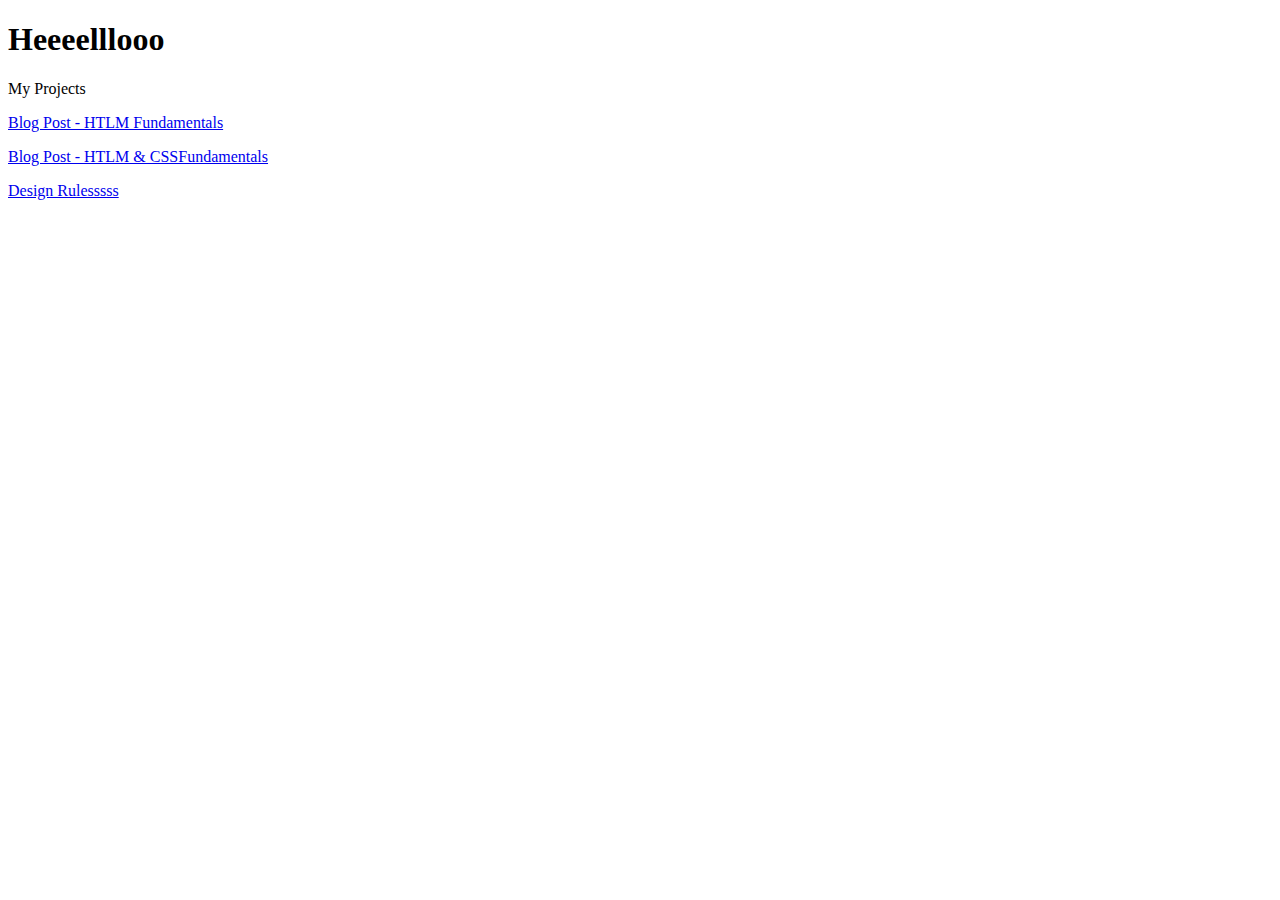
<file: Html/index.html>
<!DOCTYPE html>
<html lang="en">
  <head>
    <meta charset="UTF-8" />
    <meta http-equiv="X-UA-Compatible" content="IE=edge" />
    <meta name="viewport" content="width=device-width, initial-scale=1.0" />
    <title>Document</title>
  </head>
  <body>
    <h1>Heeeelllooo</h1>
    <p>My Projects</p>
    <p>
      <a href="./BlogPostHtml/index.html">Blog Post - HTLM Fundamentals</a>
    </p>
    <p>
      <a href="./BlogPostCss/index.html">Blog Post - HTLM & CSSFundamentals</a>
    </p>
    <p>
      <a href="./DesignRules/index.html">Design Rulesssss</a>
    </p>
  </body>
</html>
</file>
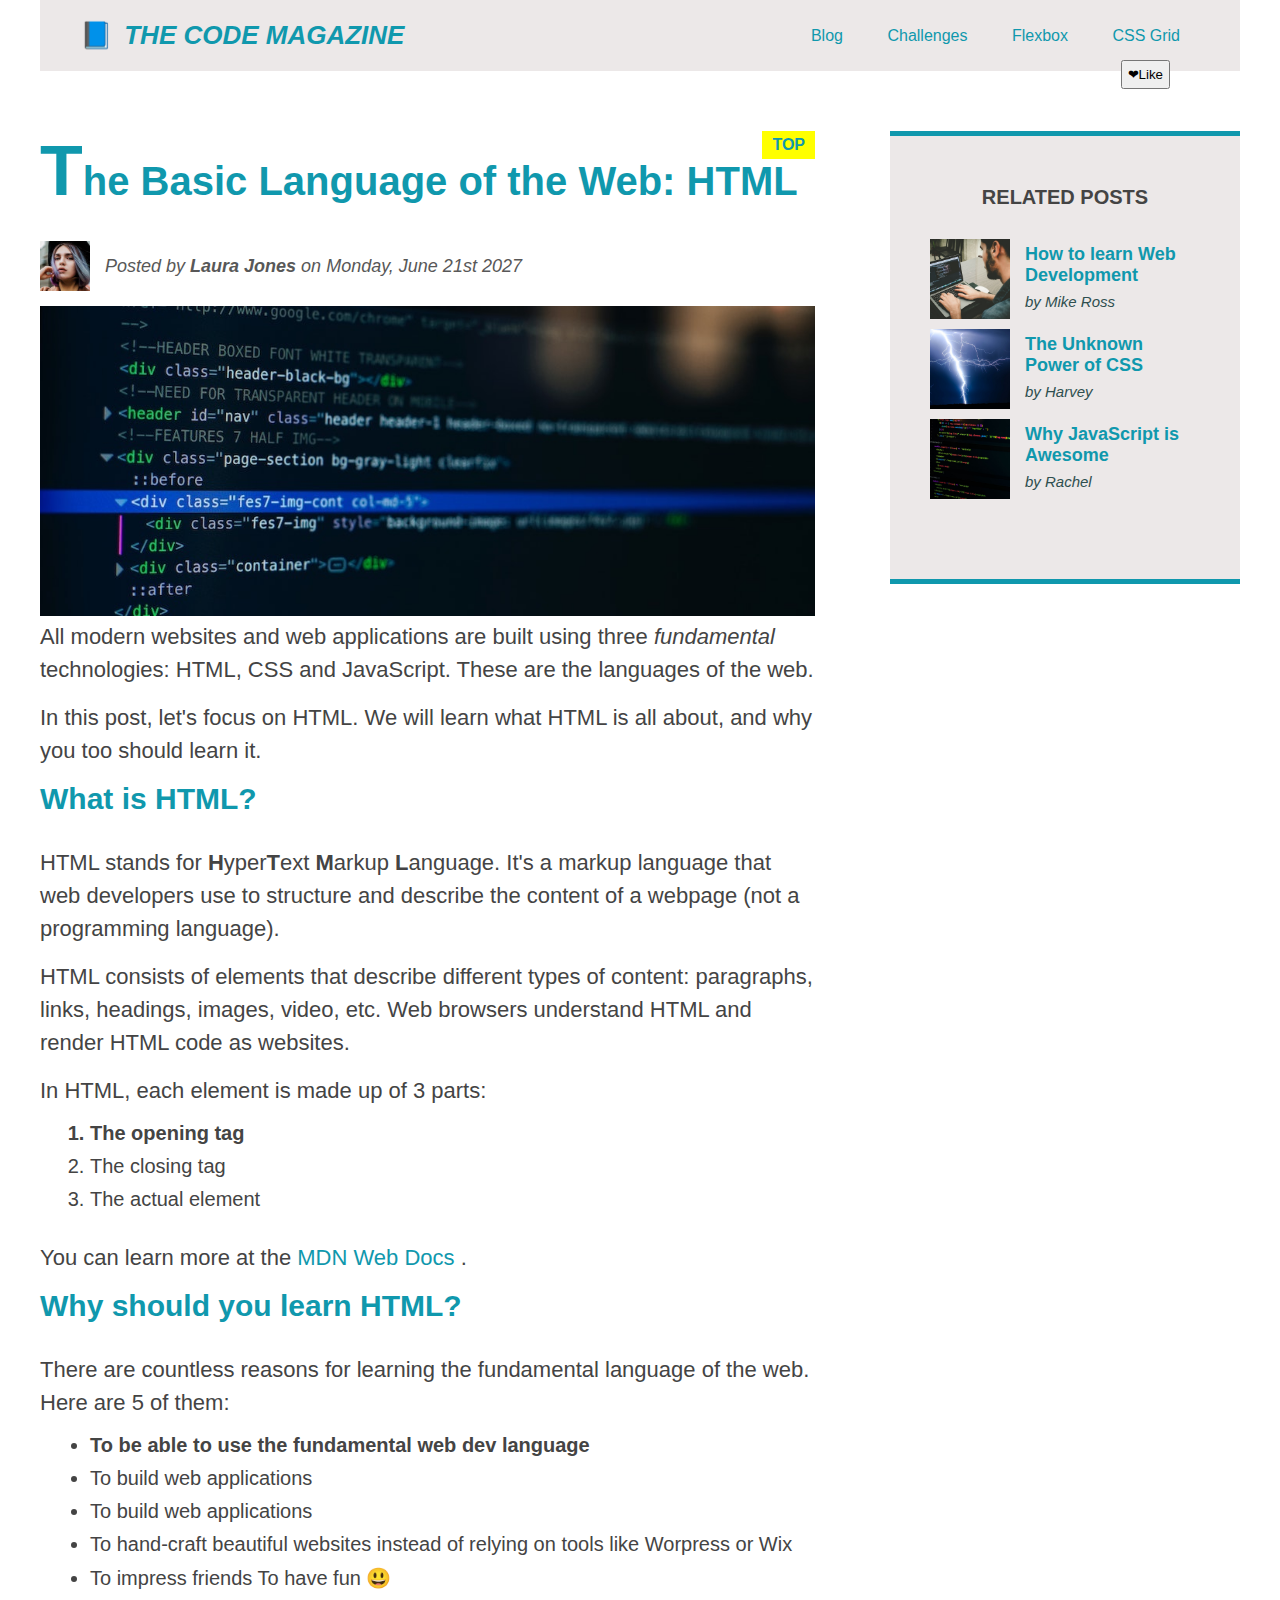
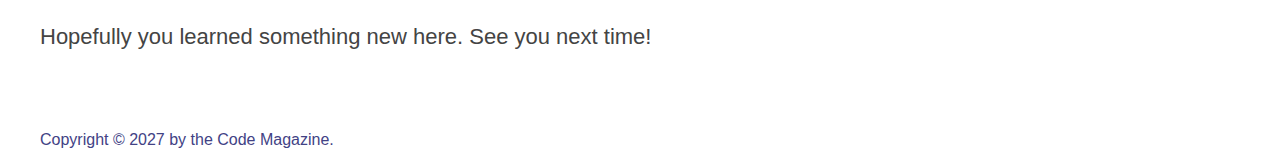
<file: Html/BlogPostCss/index.html>
<!DOCTYPE html>
<html lang="en">
  <head>
    <meta charset="UTF-8" />
    <link rel="stylesheet" href="./style.css" />
    <title>HTML Fundamentals - The Code Magazine</title>
  </head>
  <body>
    <div class="container">
      <header class="main-heading clearfix">
        <h1>📘 The Code Magazine</h1>
        <nav>
          <a href="./blog.html">Blog</a>
          <a href="./shoeStoreOneProduct.html">Challenges</a>
          <a href="./flexbox.html">Flexbox</a>
          <a href="./css-grid.html">CSS Grid</a>
        </nav>
        <button>❤Like</button>
      </header>
      <div class="main-content">
        <article>
          <h2>The Basic Language of the Web: HTML</h2>
          <dir class="author-box">
            <img
              class="author-img"
              src="img/laura-jones.jpg"
              alt="Headshot of Laura Jones"
              width="50"
              height="50"
            />
            <p id="author" class="author">
              Posted by <strong>Laura Jones</strong> on Monday, June 21st 2027
            </p>
          </dir>
          <img
            src="img/post-img.jpg"
            alt="HTML code on the screen"
            width="500"
            height="200"
            class="post-img"
          />
          <p>
            All modern websites and web applications are built using three
            <em>fundamental</em> technologies: HTML, CSS and JavaScript. These
            are the languages of the web.
          </p>
          <p>
            In this post, let's focus on HTML. We will learn what HTML is all
            about, and why you too should learn it.
          </p>
          <h3>What is HTML?</h3>
          <p>
            HTML stands for <strong>H</strong>yper<strong>T</strong>ext
            <strong>M</strong>arkup <strong>L</strong>anguage. It's a markup
            language that web developers use to structure and describe the
            content of a webpage (not a programming language).
          </p>
          <p>
            HTML consists of elements that describe different types of content:
            paragraphs, links, headings, images, video, etc. Web browsers
            understand HTML and render HTML code as websites.
          </p>
          <p>In HTML, each element is made up of 3 parts:</p>
          <ol>
            <li>The opening tag</li>
            <li>The closing tag</li>
            <li>The actual element</li>
          </ol>
          <p>
            You can learn more at the
            <a
              href="https://developer.mozilla.org/en-US/docs/Web/HTML"
              target="_blank"
            >
              MDN Web Docs </a
            >.
          </p>
          <h3>Why should you learn HTML?</h3>
          <p>
            There are countless reasons for learning the fundamental language of
            the web. Here are 5 of them:
          </p>
          <ul>
            <li>To be able to use the fundamental web dev language</li>
            <li>To build web applications</li>
            <li>To build web applications</li>
            <li>
              To hand-craft beautiful websites instead of relying on tools like
              Worpress or Wix
            </li>
            <li>To impress friends To have fun 😃</li>
          </ul>

          <p>Hopefully you learned something new here. See you next time!</p>
        </article>
        <aside>
          <h4>
            <strong>Related posts </strong>
          </h4>
          <ul class="related">
            <li class="related-post">
              <img src="./img/related-1.jpg" alt="" height="80" width="80" />
              <div>
                <a class="related-link" href="#"
                  >How to learn Web Development</a
                >
                <p class="related-author">by Mike Ross</p>
              </div>
            </li>
            <li class="related-post">
              <img src="./img/related-2.jpg" alt="" height="80" width="80" />
              <div>
                <a class="related-link" href="#">The Unknown Power of CSS</a>
                <p class="related-author">by Harvey</p>
              </div>
            </li>
            <li class="related-post">
              <img src="./img/related-3.jpg" alt="" height="80" width="80" />
              <div>
                <a class="related-link" href="#">Why JavaScript is Awesome</a>
                <p class="related-author">by Rachel</p>
              </div>
            </li>
          </ul>
        </aside>
      </div>
      <footer>
        <p id="copyright">Copyright &copy; 2027 by the Code Magazine.</p>
      </footer>
    </div>
  </body>
</html>
</file>
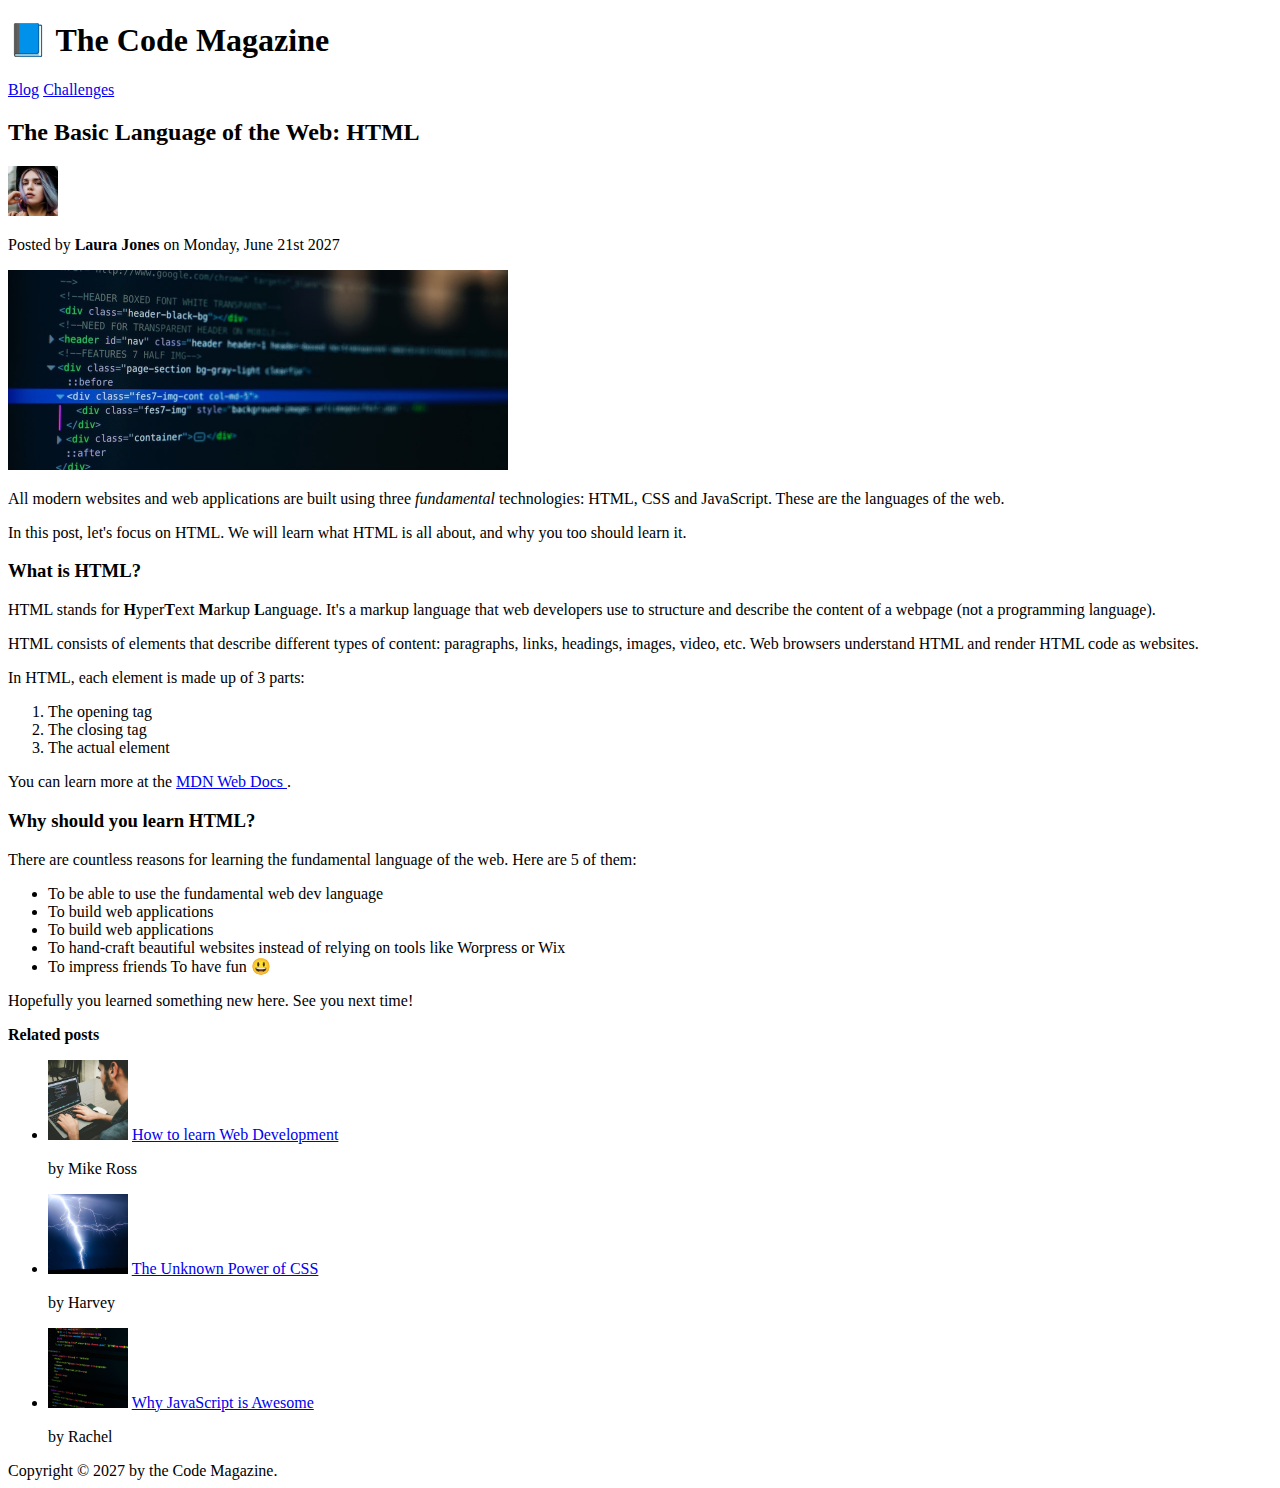
<file: Html/BlogPostHtml/index.html>
<!DOCTYPE html>
<html lang="en">
  <head>
    <meta charset="UTF-8" />
    <title>HTML Fundamentals - The Code Magazine</title>
  </head>
  <body>
    <header>
      <h1>📘 The Code Magazine</h1>
      <nav>
        <a href="./blog.html">Blog</a>
        <a href="./shoeStoreOneProduct.html">Challenges</a> 
      </nav>
    </header>
    <article>
      <h2>The Basic Language of the Web: HTML</h2>
      <img
        src="img/laura-jones.jpg"
        alt="Headshot of Laura Jones"
        width="50"
        height="50"
      />
      <p>Posted by <strong>Laura Jones</strong> on Monday, June 21st 2027</p>
      <img
        src="img/post-img.jpg"
        alt="HTML code on the screen"
        width="500"
        height="200"
      />
      <p>
        All modern websites and web applications are built using three
        <em>fundamental</em> technologies: HTML, CSS and JavaScript. These are
        the languages of the web.
      </p>
      <p>
        In this post, let's focus on HTML. We will learn what HTML is all about,
        and why you too should learn it.
      </p>
      <h3>What is HTML?</h3>
      <p>
        HTML stands for <strong>H</strong>yper<strong>T</strong>ext
        <strong>M</strong>arkup <strong>L</strong>anguage. It's a markup
        language that web developers use to structure and describe the content
        of a webpage (not a programming language).
      </p>
      <p>
        HTML consists of elements that describe different types of content:
        paragraphs, links, headings, images, video, etc. Web browsers understand
        HTML and render HTML code as websites.
      </p>
      <p>In HTML, each element is made up of 3 parts:</p>
      <ol>
        <li>The opening tag</li>
        <li>The closing tag</li>
        <li>The actual element</li>
      </ol>
      <p>
        You can learn more at the
        <a
          href="https://developer.mozilla.org/en-US/docs/Web/HTML"
          target="_blank"
        >
          MDN Web Docs </a
        >.
      </p>
      <h3>Why should you learn HTML?</h3>
      <p>
        There are countless reasons for learning the fundamental language of the
        web. Here are 5 of them:
      </p>
      <ul>
        <li>To be able to use the fundamental web dev language</li>
        <li>To build web applications</li>
        <li>To build web applications</li>
        <li>
          To hand-craft beautiful websites instead of relying on tools like
          Worpress or Wix
        </li>
        <li>To impress friends To have fun 😃</li>
      </ul>

                   <p>Hopefully you learned something new here. See you next time!</p>
    </article>
    <footer> 
      <p>
        <strong>Related posts </strong>
      <ul>
        <li>
          <img src="./img/related-1.jpg" alt="" height="80" width="80">
          <a href="#">How to learn Web Development</a>
          
        <p>by Mike Ross</p>
        </li>
        <li>
          <img src="./img/related-2.jpg" alt="" height="80" width="80">
          <a href="#">The Unknown Power of CSS</a>
          
        </li>
        <p>by Harvey</p>
        <li>
          <img src="./img/related-3.jpg" alt="" height="80" width="80">
          <a href="#">Why JavaScript is Awesome</a>
     
        </li>
        <p>     by Rachel</p>
      </ul>
    </p>
      Copyright &copy; 2027 by the Code Magazine.
    </footer>
  </body>
</html>
</file>
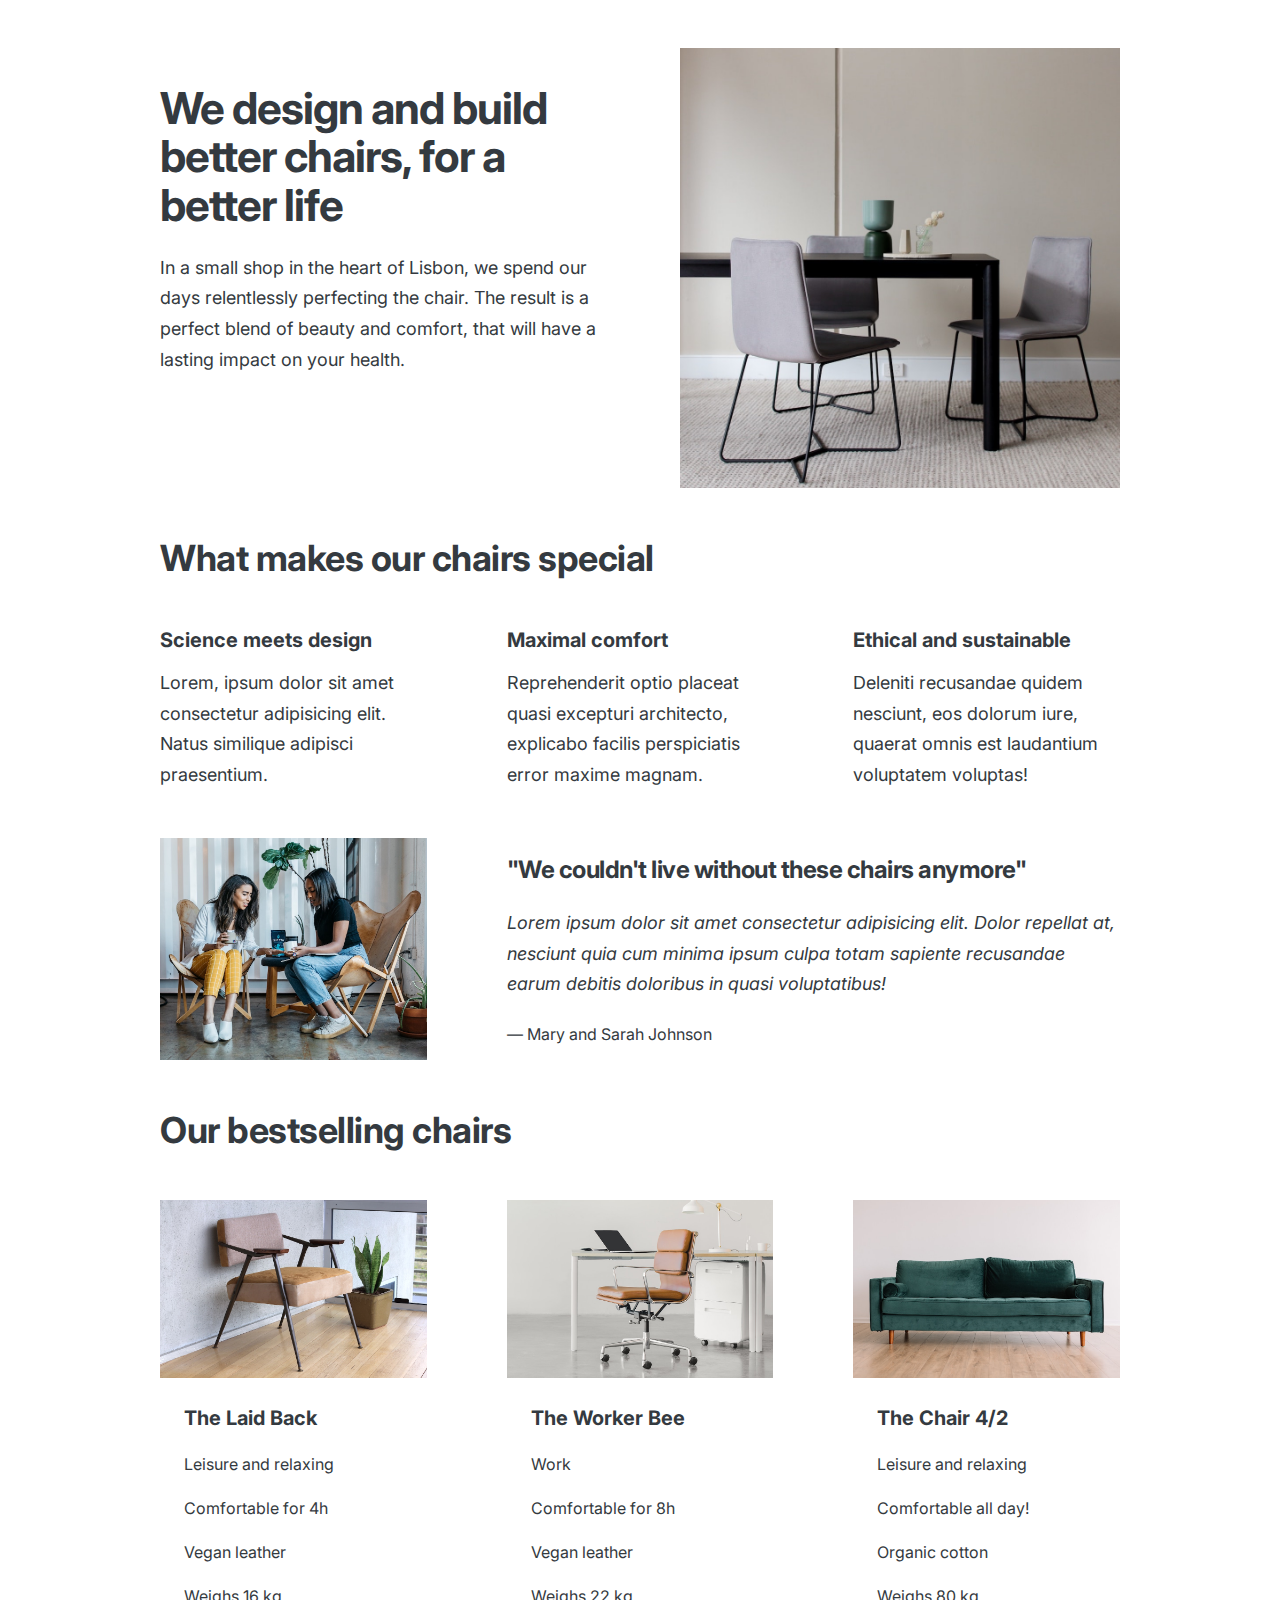
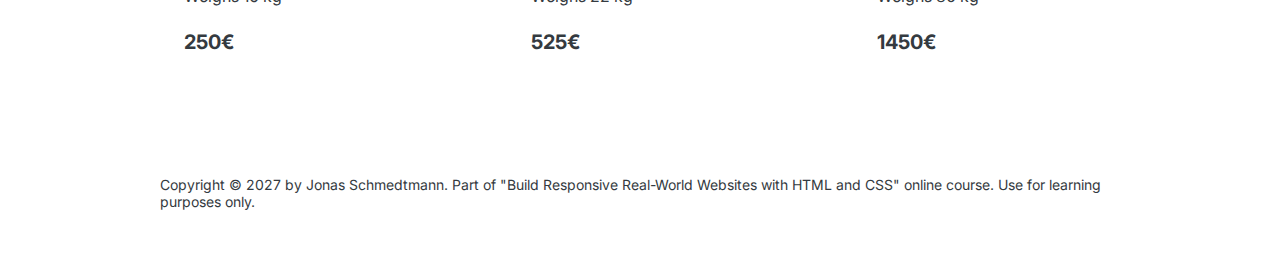
<file: Html/Design/index.html>
<!DOCTYPE html>
<html lang="en">
  <head>
    <meta charset="UTF-8" />
    <meta http-equiv="X-UA-Compatible" content="IE=edge" />
    <meta name="viewport" content="width=device-width, initial-scale=1.0" />
    <link rel="preconnect" href="https://fonts.googleapis.com" />
    <link rel="preconnect" href="https://fonts.gstatic.com" crossorigin />
    <link
      href="https://fonts.googleapis.com/css2?family=Inter:wght@400;500;700&display=swap"
      rel="stylesheet"
    />

    <link rel="stylesheet" href="style.css" />
    <title>Lisbon Chair Shop</title>
  </head>
  <body>
    <div class="container">
      <header>
        <div class="header-text-box">
          <h1>We design and build better chairs, for a better life</h1>
          <p class="header-text">
            In a small shop in the heart of Lisbon, we spend our days
            relentlessly perfecting the chair. The result is a perfect blend of
            beauty and comfort, that will have a lasting impact on your health.
          </p>
          <a class="btn btn--big" href="#">Shop chairs</a>
        </div>
        <img src="hero.jpg" alt="Photo" />
      </header>

      <section>
        <h2>What makes our chairs special</h2>
        <div class="grid-3-cols">
          <div>
            <p class="features-title"><strong>Science meets design</strong></p>
            <p class="features-text">
              Lorem, ipsum dolor sit amet consectetur adipisicing elit. Natus
              similique adipisci praesentium.
            </p>
          </div>

          <div>
            <p class="features-title">
              <strong>Maximal comfort</strong>
            </p>
            <p class="features-text">
              Reprehenderit optio placeat quasi excepturi architecto, explicabo
              facilis perspiciatis error maxime magnam.
            </p>
          </div>

          <div>
            <p class="features-title">
              <strong>Ethical and sustainable</strong>
            </p>
            <p class="features-text">
              Deleniti recusandae quidem nesciunt, eos dolorum iure, quaerat
              omnis est laudantium voluptatem voluptas!
            </p>
          </div>
        </div>
      </section>

      <section class="testimonial-section">
        <div class="grid-3-cols">
          <img src="customers.jpg" alt="People sitting on chairs" />
          <div class="testimonial-box">
            <h2>"We couldn't live without these chairs anymore"</h2>
            <blockquote class="testimonial-text">
              Lorem ipsum dolor sit amet consectetur adipisicing elit. Dolor
              repellat at, nesciunt quia cum minima ipsum culpa totam sapiente
              recusandae earum debitis doloribus in quasi voluptatibus!
            </blockquote>
            <p class="testimonial-author">&mdash; Mary and Sarah Johnson</p>
          </div>
        </div>
      </section>

      <section>
        <h2>Our bestselling chairs</h2>
        <div class="grid-3-cols">
          <figure class="chair">
            <img src="chair-1.jpg" alt="Chair" />
            <div class="chair-box">
              <h3>The Laid Back</h3>
              <ul class="chair-details">
                <li>
                  <!-- Span is a generic INLINE text element, it doesn't have any meaning. It's like a div element, but inline -->
                  <span>Leisure and relaxing</span>
                </li>
                <li>
                  <span>Comfortable for 4h</span>
                </li>
                <li>
                  <span>Vegan leather</span>
                </li>
                <li>
                  <span>Weighs 16 kg</span>
                </li>
              </ul>
              <div class="chair-price">
                <strong>250€</strong>
                <a href="#" class="btn btn--small">Add to cart</a>
              </div>
            </div>
          </figure>

          <figure class="chair">
            <img src="chair-2.jpg" alt="Chair" />
            <div class="chair-box">
              <h3>The Worker Bee</h3>
              <ul class="chair-details">
                <li>
                  <span>Work</span>
                </li>
                <li>
                  <span>Comfortable for 8h</span>
                </li>
                <li>
                  <span>Vegan leather</span>
                </li>
                <li>
                  <span>Weighs 22 kg</span>
                </li>
              </ul>
              <div class="chair-price">
                <strong>525€</strong>
                <a href="#" class="btn btn--small">Add to cart</a>
              </div>
            </div>
          </figure>

          <figure class="chair">
            <img src="chair-3.jpg" alt="Chair" />
            <div class="chair-box">
              <h3>The Chair 4/2</h3>
              <ul class="chair-details">
                <li>
                  <span>Leisure and relaxing</span>
                </li>
                <li>
                  <span>Comfortable all day!</span>
                </li>
                <li>
                  <span>Organic cotton</span>
                </li>
                <li>
                  <span>Weighs 80 kg</span>
                </li>
              </ul>
              <div class="chair-price">
                <strong>1450€</strong>
                <a href="#" class="btn btn--small">Add to cart</a>
              </div>
            </div>
          </figure>
        </div>
      </section>

      <footer>
        Copyright &copy; 2027 by Jonas Schmedtmann. Part of "Build Responsive
        Real-World Websites with HTML and CSS" online course. Use for learning
        purposes only.
      </footer>
    </div>
  </body>
</html>
</file>
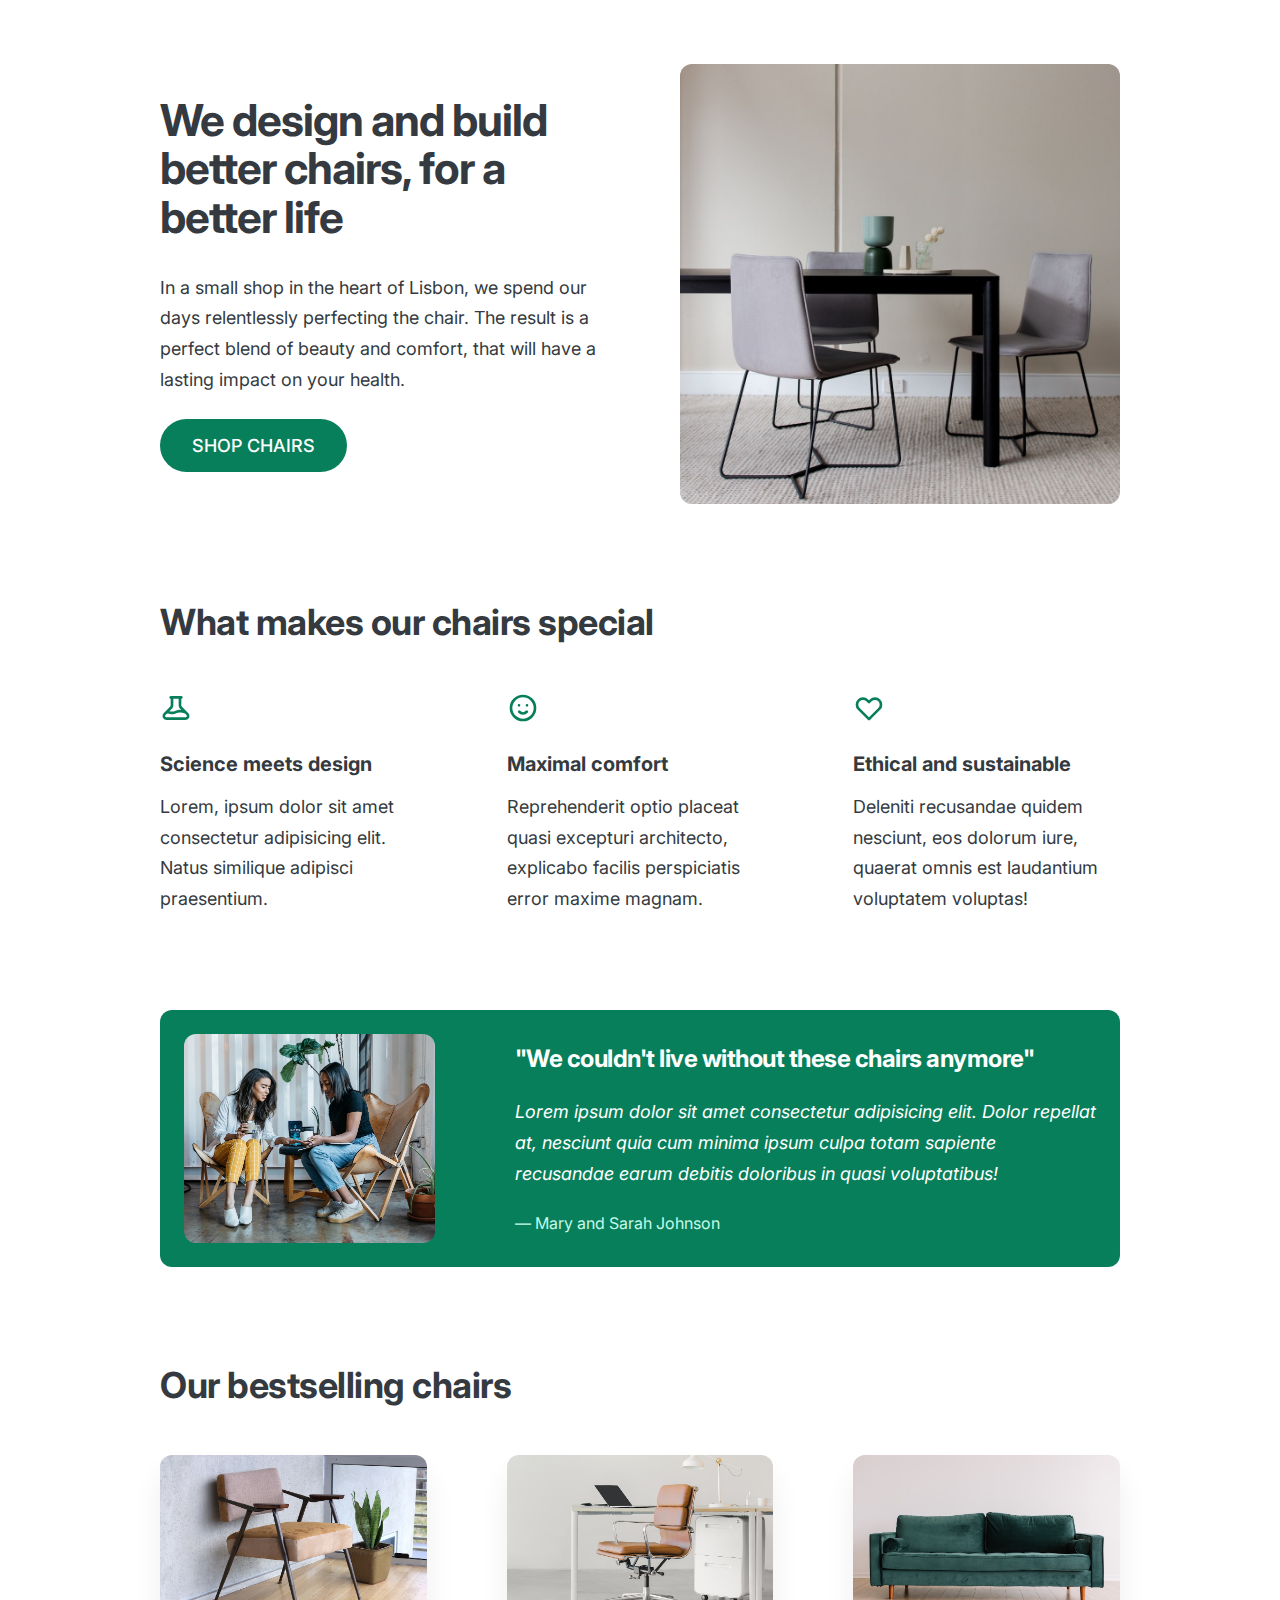
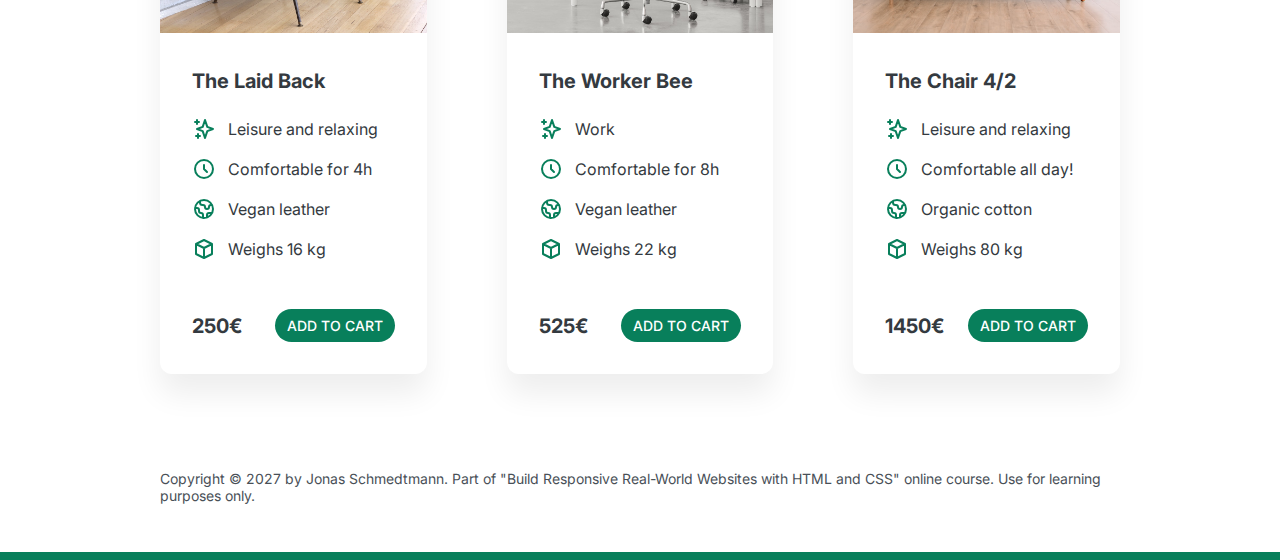
<file: Html/DesignRules/index.html>
<!DOCTYPE html>
<html lang="en">
  <head>
    <meta charset="UTF-8" />
    <meta http-equiv="X-UA-Compatible" content="IE=edge" />
    <meta name="viewport" content="width=device-width, initial-scale=1.0" />

    <link rel="preconnect" href="https://fonts.gstatic.com" />
    <link
      href="https://fonts.googleapis.com/css2?family=Inter:wght@400;500;700&display=swap"
      rel="stylesheet"
    />

    <link rel="stylesheet" href="style.css" />
    <title>Lisbon Chair Shop</title>
  </head>
  <body>
    <div class="container">
      <header>
        <div class="header-text-box">
          <h1>We design and build better chairs, for a better life</h1>
          <p class="header-text">
            In a small shop in the heart of Lisbon, we spend our days
            relentlessly perfecting the chair. The result is a perfect blend of
            beauty and comfort, that will have a lasting impact on your health.
          </p>
          <a class="btn btn--big" href="#">Shop chairs</a>
        </div>
        <img src="hero.jpg" alt="Photo" />
      </header>

      <section>
        <h2>What makes our chairs special</h2>
        <div class="grid-3-cols">
          <div>
            <svg
              xmlns="http://www.w3.org/2000/svg"
              class="features-icon"
              fill="none"
              viewBox="0 0 24 24"
              stroke="currentColor"
            >
              <path
                stroke-linecap="round"
                stroke-linejoin="round"
                stroke-width="2"
                d="M19.428 15.428a2 2 0 00-1.022-.547l-2.387-.477a6 6 0 00-3.86.517l-.318.158a6 6 0 01-3.86.517L6.05 15.21a2 2 0 00-1.806.547M8 4h8l-1 1v5.172a2 2 0 00.586 1.414l5 5c1.26 1.26.367 3.414-1.415 3.414H4.828c-1.782 0-2.674-2.154-1.414-3.414l5-5A2 2 0 009 10.172V5L8 4z"
              />
            </svg>
            <p class="features-title"><strong>Science meets design</strong></p>
            <p class="features-text">
              Lorem, ipsum dolor sit amet consectetur adipisicing elit. Natus
              similique adipisci praesentium.
            </p>
          </div>

          <div>
            <svg
              xmlns="http://www.w3.org/2000/svg"
              class="features-icon"
              fill="none"
              viewBox="0 0 24 24"
              stroke="currentColor"
            >
              <path
                stroke-linecap="round"
                stroke-linejoin="round"
                stroke-width="2"
                d="M14.828 14.828a4 4 0 01-5.656 0M9 10h.01M15 10h.01M21 12a9 9 0 11-18 0 9 9 0 0118 0z"
              />
            </svg>
            <p class="features-title">
              <strong>Maximal comfort</strong>
            </p>
            <p class="features-text">
              Reprehenderit optio placeat quasi excepturi architecto, explicabo
              facilis perspiciatis error maxime magnam.
            </p>
          </div>

          <div>
            <svg
              xmlns="http://www.w3.org/2000/svg"
              class="features-icon"
              fill="none"
              viewBox="0 0 24 24"
              stroke="currentColor"
            >
              <path
                stroke-linecap="round"
                stroke-linejoin="round"
                stroke-width="2"
                d="M4.318 6.318a4.5 4.5 0 000 6.364L12 20.364l7.682-7.682a4.5 4.5 0 00-6.364-6.364L12 7.636l-1.318-1.318a4.5 4.5 0 00-6.364 0z"
              />
            </svg>
            <p class="features-title">
              <strong>Ethical and sustainable</strong>
            </p>
            <p class="features-text">
              Deleniti recusandae quidem nesciunt, eos dolorum iure, quaerat
              omnis est laudantium voluptatem voluptas!
            </p>
          </div>
        </div>
      </section>

      <section class="testimonial-section">
        <div class="grid-3-cols">
          <img src="customers.jpg" alt="People sitting on chairs" />
          <div class="testimonial-box">
            <h2>"We couldn't live without these chairs anymore"</h2>
            <blockquote class="testimonial-text">
              Lorem ipsum dolor sit amet consectetur adipisicing elit. Dolor
              repellat at, nesciunt quia cum minima ipsum culpa totam sapiente
              recusandae earum debitis doloribus in quasi voluptatibus!
            </blockquote>
            <p class="testimonial-author">&mdash; Mary and Sarah Johnson</p>
          </div>
        </div>
      </section>

      <section>
        <h2>Our bestselling chairs</h2>
        <div class="grid-3-cols">
          <figure class="chair">
            <img src="chair-1.jpg" alt="Chair" />
            <div class="chair-box">
              <h3>The Laid Back</h3>
              <ul class="chair-details">
                <li>
                  <svg
                    xmlns="http://www.w3.org/2000/svg"
                    class="chair-icon"
                    fill="none"
                    viewBox="0 0 24 24"
                    stroke="currentColor"
                  >
                    <path
                      stroke-linecap="round"
                      stroke-linejoin="round"
                      stroke-width="2"
                      d="M5 3v4M3 5h4M6 17v4m-2-2h4m5-16l2.286 6.857L21 12l-5.714 2.143L13 21l-2.286-6.857L5 12l5.714-2.143L13 3z"
                    />
                  </svg>
                  <!-- Span is a generic INLINE text element, it doesn't have any meaning. It's like a div element, but inline -->
                  <span>Leisure and relaxing</span>
                </li>
                <li>
                  <svg
                    xmlns="http://www.w3.org/2000/svg"
                    class="chair-icon"
                    fill="none"
                    viewBox="0 0 24 24"
                    stroke="currentColor"
                  >
                    <path
                      stroke-linecap="round"
                      stroke-linejoin="round"
                      stroke-width="2"
                      d="M12 8v4l3 3m6-3a9 9 0 11-18 0 9 9 0 0118 0z"
                    />
                  </svg>
                  <span>Comfortable for 4h</span>
                </li>
                <li>
                  <svg
                    xmlns="http://www.w3.org/2000/svg"
                    class="chair-icon"
                    fill="none"
                    viewBox="0 0 24 24"
                    stroke="currentColor"
                  >
                    <path
                      stroke-linecap="round"
                      stroke-linejoin="round"
                      stroke-width="2"
                      d="M3.055 11H5a2 2 0 012 2v1a2 2 0 002 2 2 2 0 012 2v2.945M8 3.935V5.5A2.5 2.5 0 0010.5 8h.5a2 2 0 012 2 2 2 0 104 0 2 2 0 012-2h1.064M15 20.488V18a2 2 0 012-2h3.064M21 12a9 9 0 11-18 0 9 9 0 0118 0z"
                    />
                  </svg>
                  <span>Vegan leather</span>
                </li>
                <li>
                  <svg
                    xmlns="http://www.w3.org/2000/svg"
                    class="chair-icon"
                    fill="none"
                    viewBox="0 0 24 24"
                    stroke="currentColor"
                  >
                    <path
                      stroke-linecap="round"
                      stroke-linejoin="round"
                      stroke-width="2"
                      d="M20 7l-8-4-8 4m16 0l-8 4m8-4v10l-8 4m0-10L4 7m8 4v10M4 7v10l8 4"
                    />
                  </svg>
                  <span>Weighs 16 kg</span>
                </li>
              </ul>
              <div class="chair-price">
                <strong>250€</strong>
                <a href="#" class="btn btn--small">Add to cart</a>
              </div>
            </div>
          </figure>

          <figure class="chair">
            <img src="chair-2.jpg" alt="Chair" />
            <div class="chair-box">
              <h3>The Worker Bee</h3>
              <ul class="chair-details">
                <li>
                  <svg
                    xmlns="http://www.w3.org/2000/svg"
                    class="chair-icon"
                    fill="none"
                    viewBox="0 0 24 24"
                    stroke="currentColor"
                  >
                    <path
                      stroke-linecap="round"
                      stroke-linejoin="round"
                      stroke-width="2"
                      d="M5 3v4M3 5h4M6 17v4m-2-2h4m5-16l2.286 6.857L21 12l-5.714 2.143L13 21l-2.286-6.857L5 12l5.714-2.143L13 3z"
                    />
                  </svg>
                  <span>Work</span>
                </li>
                <li>
                  <svg
                    xmlns="http://www.w3.org/2000/svg"
                    class="chair-icon"
                    fill="none"
                    viewBox="0 0 24 24"
                    stroke="currentColor"
                  >
                    <path
                      stroke-linecap="round"
                      stroke-linejoin="round"
                      stroke-width="2"
                      d="M12 8v4l3 3m6-3a9 9 0 11-18 0 9 9 0 0118 0z"
                    />
                  </svg>
                  <span>Comfortable for 8h</span>
                </li>
                <li>
                  <svg
                    xmlns="http://www.w3.org/2000/svg"
                    class="chair-icon"
                    fill="none"
                    viewBox="0 0 24 24"
                    stroke="currentColor"
                  >
                    <path
                      stroke-linecap="round"
                      stroke-linejoin="round"
                      stroke-width="2"
                      d="M3.055 11H5a2 2 0 012 2v1a2 2 0 002 2 2 2 0 012 2v2.945M8 3.935V5.5A2.5 2.5 0 0010.5 8h.5a2 2 0 012 2 2 2 0 104 0 2 2 0 012-2h1.064M15 20.488V18a2 2 0 012-2h3.064M21 12a9 9 0 11-18 0 9 9 0 0118 0z"
                    />
                  </svg>
                  <span>Vegan leather</span>
                </li>
                <li>
                  <svg
                    xmlns="http://www.w3.org/2000/svg"
                    class="chair-icon"
                    fill="none"
                    viewBox="0 0 24 24"
                    stroke="currentColor"
                  >
                    <path
                      stroke-linecap="round"
                      stroke-linejoin="round"
                      stroke-width="2"
                      d="M20 7l-8-4-8 4m16 0l-8 4m8-4v10l-8 4m0-10L4 7m8 4v10M4 7v10l8 4"
                    />
                  </svg>
                  <span>Weighs 22 kg</span>
                </li>
              </ul>
              <div class="chair-price">
                <strong>525€</strong>
                <a href="#" class="btn btn--small">Add to cart</a>
              </div>
            </div>
          </figure>

          <figure class="chair">
            <img src="chair-3.jpg" alt="Chair" />
            <div class="chair-box">
              <h3>The Chair 4/2</h3>
              <ul class="chair-details">
                <li>
                  <svg
                    xmlns="http://www.w3.org/2000/svg"
                    class="chair-icon"
                    fill="none"
                    viewBox="0 0 24 24"
                    stroke="currentColor"
                  >
                    <path
                      stroke-linecap="round"
                      stroke-linejoin="round"
                      stroke-width="2"
                      d="M5 3v4M3 5h4M6 17v4m-2-2h4m5-16l2.286 6.857L21 12l-5.714 2.143L13 21l-2.286-6.857L5 12l5.714-2.143L13 3z"
                    />
                  </svg>
                  <span>Leisure and relaxing</span>
                </li>
                <li>
                  <svg
                    xmlns="http://www.w3.org/2000/svg"
                    class="chair-icon"
                    fill="none"
                    viewBox="0 0 24 24"
                    stroke="currentColor"
                  >
                    <path
                      stroke-linecap="round"
                      stroke-linejoin="round"
                      stroke-width="2"
                      d="M12 8v4l3 3m6-3a9 9 0 11-18 0 9 9 0 0118 0z"
                    />
                  </svg>
                  <span>Comfortable all day!</span>
                </li>
                <li>
                  <svg
                    xmlns="http://www.w3.org/2000/svg"
                    class="chair-icon"
                    fill="none"
                    viewBox="0 0 24 24"
                    stroke="currentColor"
                  >
                    <path
                      stroke-linecap="round"
                      stroke-linejoin="round"
                      stroke-width="2"
                      d="M3.055 11H5a2 2 0 012 2v1a2 2 0 002 2 2 2 0 012 2v2.945M8 3.935V5.5A2.5 2.5 0 0010.5 8h.5a2 2 0 012 2 2 2 0 104 0 2 2 0 012-2h1.064M15 20.488V18a2 2 0 012-2h3.064M21 12a9 9 0 11-18 0 9 9 0 0118 0z"
                    />
                  </svg>
                  <span>Organic cotton</span>
                </li>
                <li>
                  <svg
                    xmlns="http://www.w3.org/2000/svg"
                    class="chair-icon"
                    fill="none"
                    viewBox="0 0 24 24"
                    stroke="currentColor"
                  >
                    <path
                      stroke-linecap="round"
                      stroke-linejoin="round"
                      stroke-width="2"
                      d="M20 7l-8-4-8 4m16 0l-8 4m8-4v10l-8 4m0-10L4 7m8 4v10M4 7v10l8 4"
                    />
                  </svg>
                  <span>Weighs 80 kg</span>
                </li>
              </ul>
              <div class="chair-price">
                <strong>1450€</strong>
                <a href="#" class="btn btn--small">Add to cart</a>
              </div>
            </div>
          </figure>
        </div>
      </section>

      <footer>
        Copyright &copy; 2027 by Jonas Schmedtmann. Part of "Build Responsive
        Real-World Websites with HTML and CSS" online course. Use for learning
        purposes only.
      </footer>
    </div>
  </body>
</html>
</file>
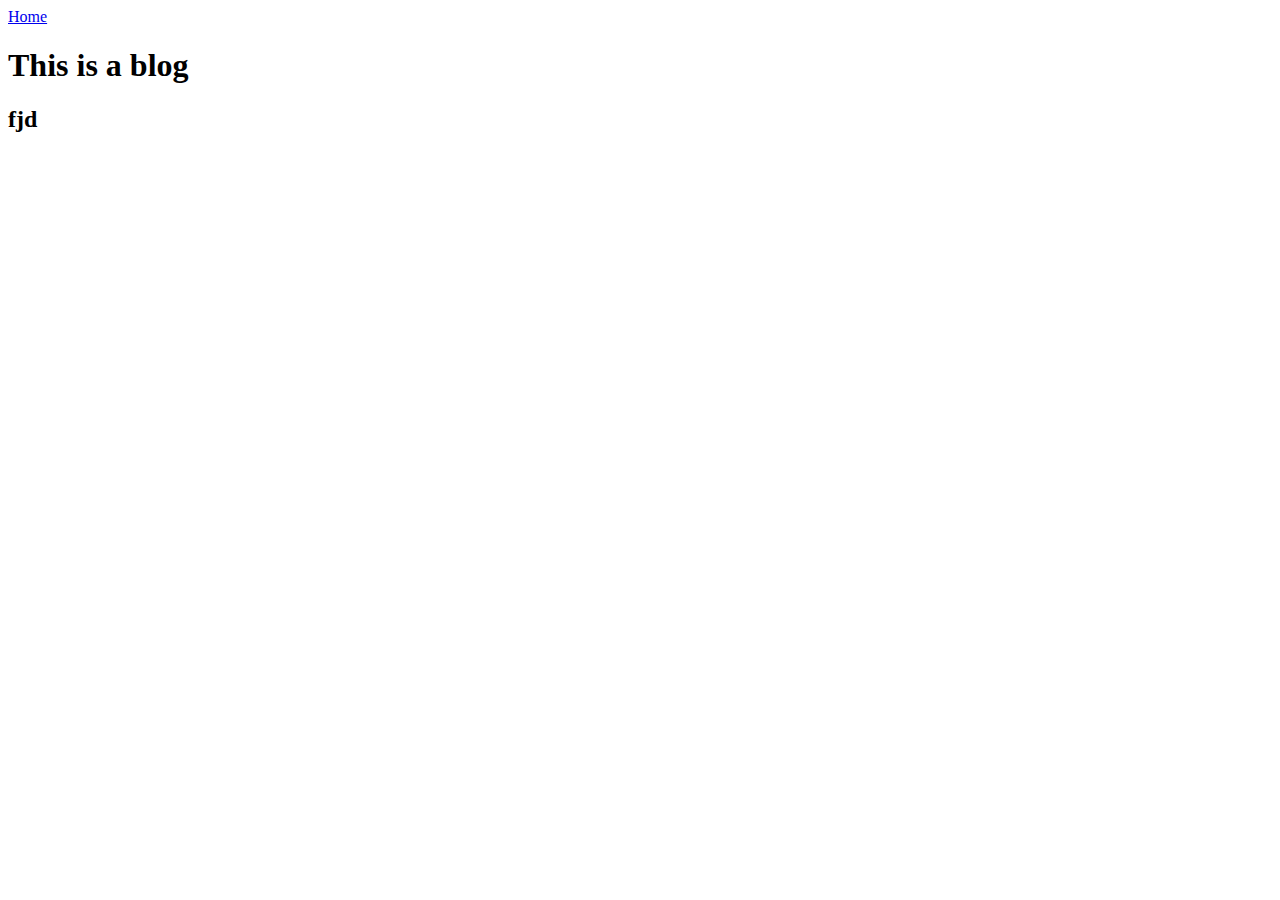
<file: Html/BlogPostCss/blog.html>
<!DOCTYPE html>
<html lang="en">
  <head>
    <meta charset="UTF-8" />
    <meta http-equiv="X-UA-Compatible" content="IE=edge" />
    <meta name="viewport" content="width=device-width, initial-scale=1.0" />
    <title>BLOG</title>
  </head>
  <body>
    <a href="./index.html">Home</a>
    <h1>This is a blog</h1>
    <h2>fjd</h2>
  </body>
</html>
</file>
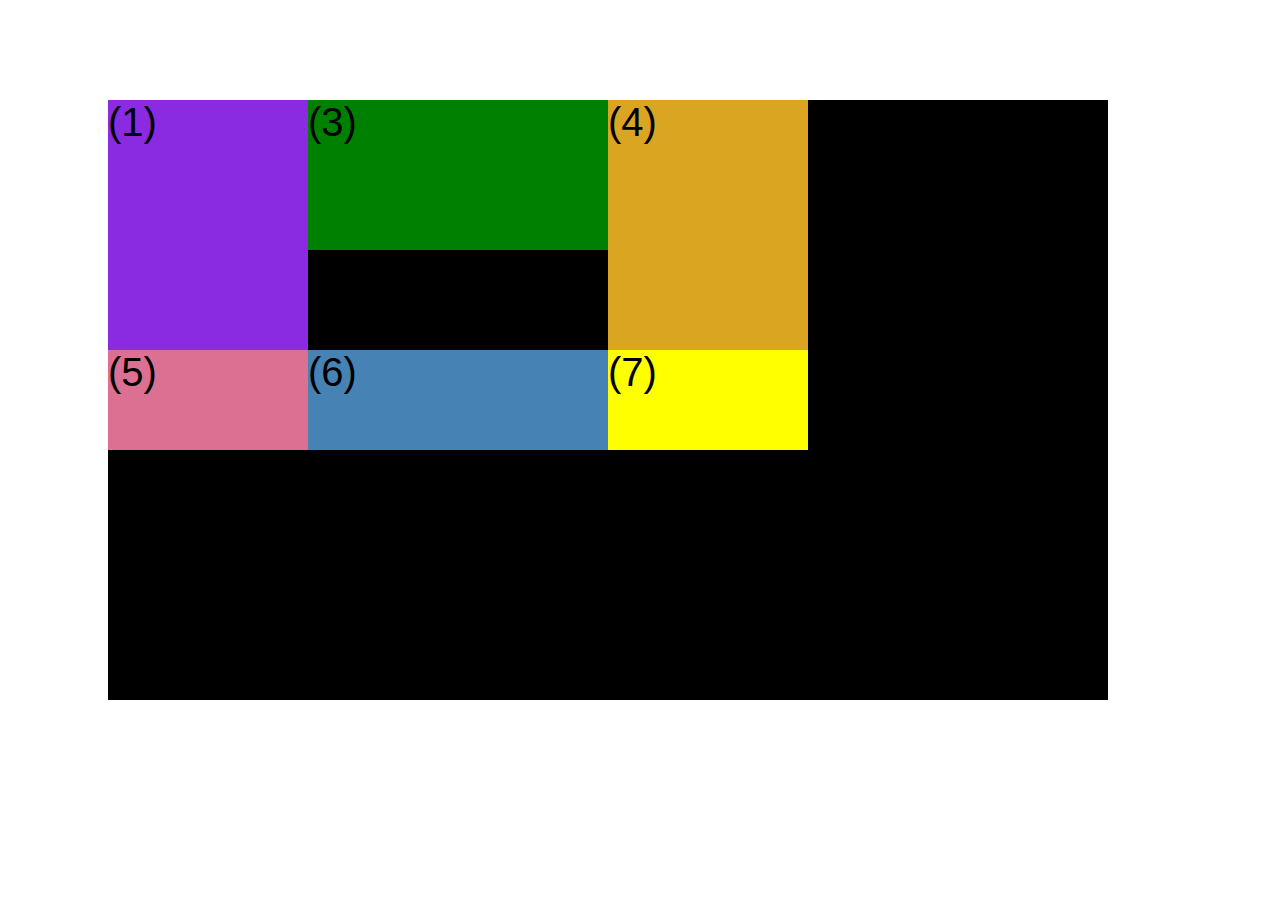
<file: Html/BlogPostCss/css-grid.html>
<!DOCTYPE html>
<html lang="en">
  <head>
    <meta charset="UTF-8" />
    <meta http-equiv="X-UA-Compatible" content="IE=edge" />
    <meta name="viewport" content="width=device-width, initial-scale=1.0" />
    <title>CSS Grid</title>
    <style>
      .el--1 {
        background-color: blueviolet;
      }
      .el--2 {
        background-color: orangered;
      }
      .el--3 {
        background-color: green;
        height: 150px;
      }
      .el--4 {
        background-color: goldenrod;
      }
      .el--5 {
        background-color: palevioletred;
      }
      .el--6 {
        background-color: steelblue;
      }
      .el--7 {
        background-color: yellow;
      }
      .el--8 {
        background-color: crimson;
      }

      .container--1 {
        /* STARTER */
        font-family: sans-serif;
        background-color: #ddd;
        font-size: 40px;
        margin: 40px;

        /* CSS GRID */
        display: grid;
        /* grid-template-rows: 300px 200px; */
        /* grid-template-columns: 1fr 1fr 1fr 1fr; */
        grid-template-columns: repeat(4, 1fr);

        grid-template-rows: 1fr 1fr;
        /* gap: 20px; */
        column-gap: 20px;
        row-gap: 40px;

        display: none;
      }
      /*
            .el--8 {
              grid-column: 2 / 3;
              grid-row: 1 / 2;
            }

            .el--2 {
              grid-column: 1/ -1;
              grid-row: 2 / 3;
            } */

      /* grid-column: 1 / 2; */
      /* grid-column: 2 / span 3; */

      .container--2 {
        /* STARTER */
        font-family: sans-serif;
        background-color: black;
        font-size: 40px;
        margin: 100px;

        width: 1000px;
        height: 600px;

        /* CSS GRID */
        /* display: none; */
        display: grid;
        grid-template-columns: 200px 300px 200px;
        grid-template-rows: 250px 100px;

        /* Aligning tracks inside container distruibute equal space */
      }
    </style>
  </head>
  <body>
    <div class="container--1">
      <div class="el el--1">(1) HTML</div>
      <div class="el el--2">(2) and</div>
      <div class="el el--3">(3) CSS</div>
      <div class="el el--4">(4) are</div>
      <div class="el el--5">(5) amazing</div>
      <div class="el el--6">(6) languages</div>
      <div class="el el--7">(7) to</div>
      <div class="el el--8">(8) learn</div>
    </div>

    <div class="container--2">
      <div class="el el--1">(1)</div>
      <div class="el el--3">(3)</div>
      <div class="el el--4">(4)</div>
      <div class="el el--5">(5)</div>
      <div class="el el--6">(6)</div>
      <div class="el el--7">(7)</div>
    </div>
  </body>
</html>
</file>
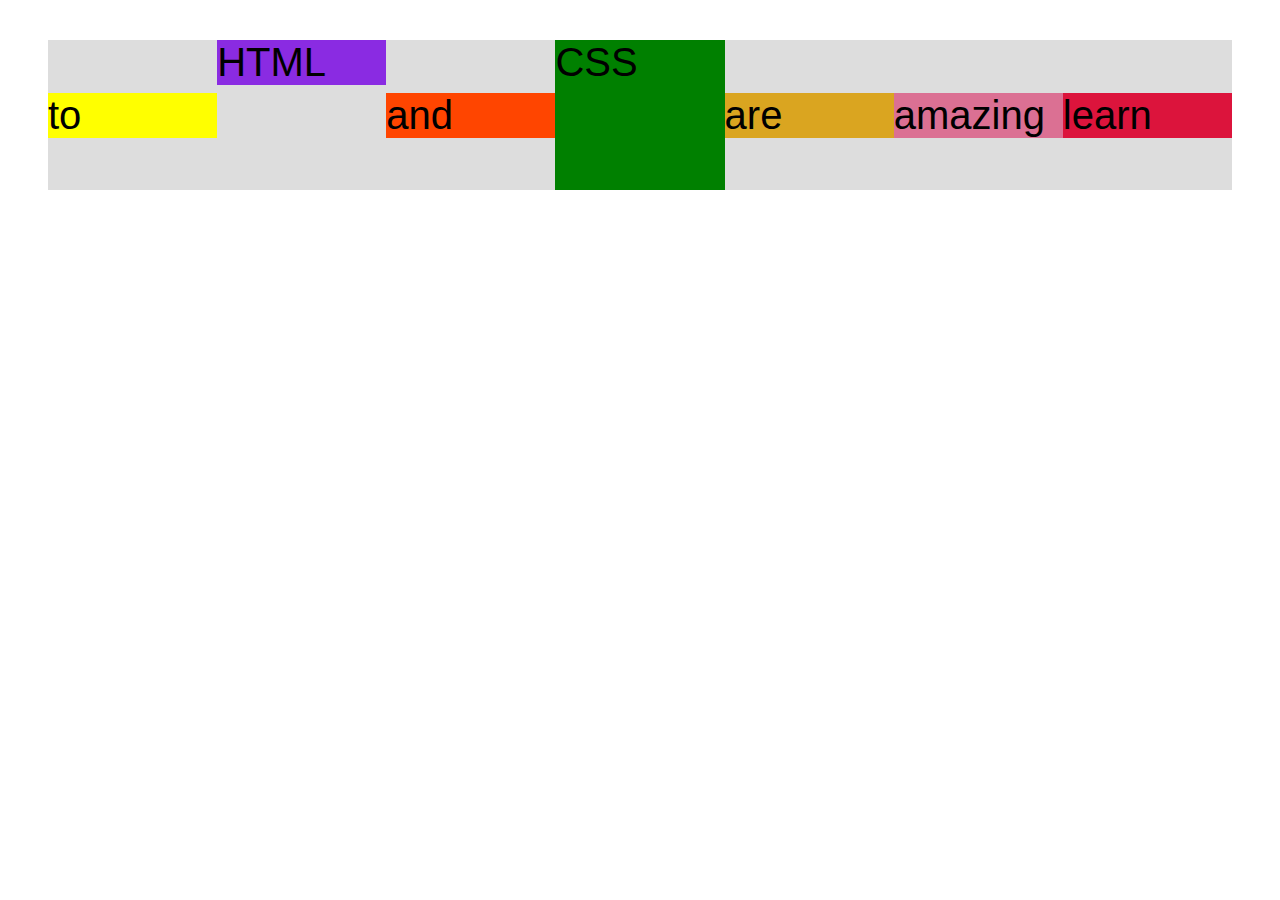
<file: Html/BlogPostCss/flexbox.html>
<!DOCTYPE html>
<html lang="en">
  <head>
    <meta charset="UTF-8" />
    <meta http-equiv="X-UA-Compatible" content="IE=edge" />
    <meta name="viewport" content="width=device-width, initial-scale=1.0" />
    <title>Flexbox</title>
    <style>
      .el--1 {
        background-color: blueviolet;
      }
      .el--2 {
        background-color: orangered;
      }
      .el--3 {
        background-color: green;
        height: 150px;
      }
      .el--4 {
        background-color: goldenrod;
      }
      .el--5 {
        background-color: palevioletred;
      }
      .el--6 {
        background-color: steelblue;
      }
      .el--7 {
        background-color: yellow;
      }
      .el--8 {
        background-color: crimson;
      }

      .container {
        /* STARTER */
        font-family: sans-serif;
        background-color: #ddd;
        font-size: 40px;
        margin: 40px;

        /* FLEXBOX */
        display: flex;
        align-items: center;
        justify-content: flex-start;
      }

      .el {
        flex-basis: 100%;
      }

      .el--1 {
        align-self: start;
      }

      .el--6 {
        align-self: stretch;
        order: -1;
      }

      .el--7 {
        order: -1;
      }
    </style>
  </head>
  <body>
    <div class="container">
      <div class="el el--1">HTML</div>
      <div class="el el--2">and</div>
      <div class="el el--3">CSS</div>
      <div class="el el--4">are</div>
      <div class="el el--5">amazing</div>
      <!-- <div class="el el--6">languages</div>  -->
      <div class="el el--7">to</div>
      <div class="el el--8">learn</div>
    </div>
  </body>
</html>
</file>
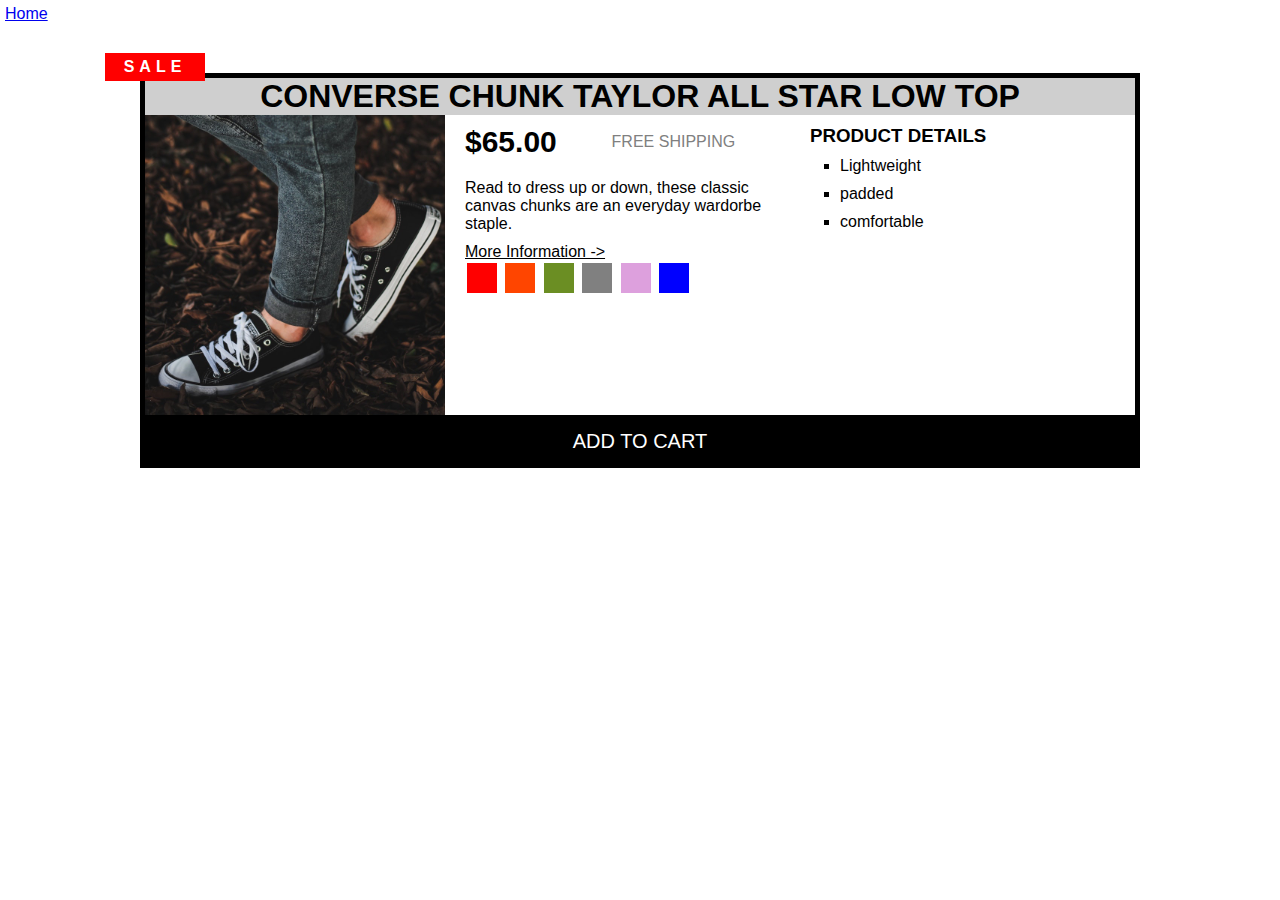
<file: Html/BlogPostCss/shoeStoreOneProduct.html>
<!DOCTYPE html>
<html lang="en">
  <head>
    <meta charset="UTF-8" />
    <meta http-equiv="X-UA-Compatible" content="IE=edge" />
    <meta name="viewport" content="width=device-width, initial-scale=1.0" />
    <title>Shoe Store Products</title>
    <link rel="stylesheet" href="shoeStoreOneProduct.css">
  </head>
  <body>
    <div>
        <a href="./index.html">Home</a>
      </div>
    <div class="product">
      
      <header>
        <p class="sale">Sale</p>
        <h1 class="uppercase">Converse Chunk Taylor All Star Low Top</h1>
      </header>
      <!-- <article class="clearfix"> -->

        <!-- <div class="all-content"> -->
          <img class="image" src="./img/challenges.jpg" alt="Blank and White sneekers" height="300" width="300" />
          
          <div class="description">
            <div class="row">
              <p class="price"><strong>$65.00</strong></p>
              <p class="shipping uppercase">Free Shipping</p>
            </div>
            <p class="product-description">
              Read to dress up or down, these classic canvas chunks are an everyday
              wardorbe staple.
            </p>
            <a class="more-info" href="#">More Information -></a>

            <div class="box-colours">          
              <div class="colors"></div>
              <div class="colors"></div>
              <div class="colors"></div>
              <div class="colors"></div>
              <div class="colors"></div>
              <div class="colors"></div>
            </div>
          </div>
          
          <div class="details"> 
            <p><h3 class="uppercase">Product Details</h3>
              <ul>
                  <li>Lightweight</li>
                  <li>padded</li>
                  <li>comfortable</li>
              </ul>
            </p>
          </div>
        <!-- </div>   -->
        <button class="uppercase">Add to cart</button>
      <!-- </article> -->

      
    </div>
  </body>
</html>
</file>
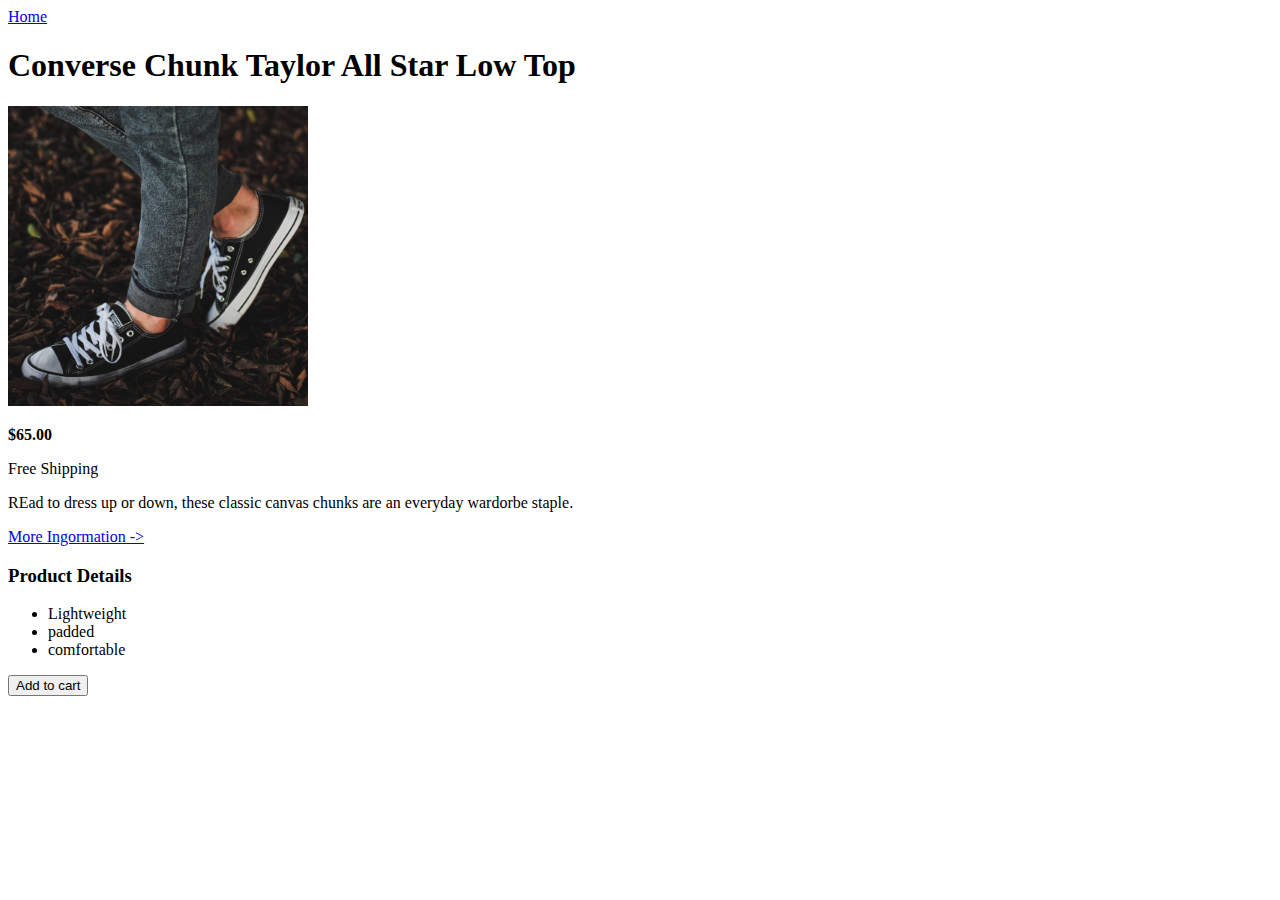
<file: Html/BlogPostHtml/shoeStoreOneProduct.html>
<!DOCTYPE html>
<html lang="en">
  <head>
    <meta charset="UTF-8" />
    <meta http-equiv="X-UA-Compatible" content="IE=edge" />
    <meta name="viewport" content="width=device-width, initial-scale=1.0" />
    <title>Shoe Store Products</title>
  </head>
  <body>
    <header>
    <a href="./index.html">Home</a>
      <h1>Converse Chunk Taylor All Star Low Top</h1>
    </header>
    <article>
      <img src="./img/challenges.jpg" alt="Blank and White sneekers" height="300" width="300" />
      <p><strong>$65.00</strong></p>
      <p>Free Shipping</p>
      <p>
        REad to dress up or down, these classic canvas chunks are an everyday
        wardorbe staple.
      </p>
      <a href="#">More Ingormation -></a>
      <p><h3>Product Details</h3>
            <ul>
                <li>Lightweight</li>
                <li>padded</li>
                <li>comfortable</li>
            </ul>
        </p>
        <button>Add to cart</button>
    </article>
  </body>
</html>
</file>
<file: Html/Design/style.css>
/*
SPACING SYSTEM (px)
2 / 4 / 8 / 12 / 16 / 24 / 32 / 48 / 64 / 80 / 96 / 128

FONT SIZE SYSTEM (px)
10 / 12 / 14 / 16 / 18 / 20 / 24 / 30 / 36 / 44 / 52 / 62 / 74 / 86 / 98
*/

/* main-color: #087f5b 
grey color: #343a40
light shade of main color : ##099268
*/
* {
  margin: 0;
  padding: 0;
  box-sizing: border-box;
}

/* ------------------------ */
/* GENERAL STYLES */
/* ------------------------ */
body {
  font-family: "Inter", sans-serif;
  color: #343a40;
}

.container {
  width: 960px;
  margin: 0 auto;
}

header,
section {
  margin-bottom: 48px;
}

h2 {
  margin-bottom: 48px;
  font-size: 36px;
  letter-spacing: -0.5px;
  /* 24 / 30 / 36  */
}

.grid-3-cols {
  display: grid;
  grid-template-columns: repeat(3, 1fr);
  column-gap: 80px;
}

.btn:link,
.btn:visited {
  background-color: #;
  color: #fff;
  text-decoration: none;
  text-transform: uppercase;
  font-weight: 500;
  padding: 16px 32px;
  display: inline-block;
  font-size: 18px;
}

.btn:hover,
.btn:active {
  background-color: #099268;
}

/* ------------------------ */
/* COMPONENT STYLES */
/* ------------------------ */

/* HEADER */
header {
  display: grid;
  grid-template-columns: repeat(2, 1fr);
  column-gap: 80px;
  margin-top: 48px;
}

.header-text-box {
  align-self: center;
}

h1 {
  margin-bottom: 24px;
  /* 44 / 52 / 62  */
  font-size: 44px;
  line-height: 1.1;
  letter-spacing: -1px;
}

.header-text {
  margin-bottom: 24px;
  font-size: 18px;
  line-height: 1.7;
}

img {
  width: 100%;
}

/* FEATURES */
.features-icon {
}

.features-title {
  margin-bottom: 16px;
  font-size: 20px;
}

.features-text {
  font-size: 18px;
  line-height: 1.7;
}

/* TESTIMONIAL */
.testimonial-section {
}

.testimonial-box {
  grid-column: 2 / -1;
  align-self: center;
}

.testimonial-box h2 {
  margin-bottom: 24px;
  font-size: 24px;
}

.testimonial-text {
  font-style: italic;
  margin-bottom: 24px;
  font-size: 18px;
  line-height: 1.7;
}

/* CHAIRS */
.chair-box {
  padding: 24px;
}

h3 {
  margin-bottom: 24px;
  font-size: 20px;
}

.chair-details {
  list-style: none;
  margin-bottom: 24px;
}

.chair-details li {
  display: flex;
  align-items: center;
  gap: 12px;
  margin-bottom: 24px;
}

.chair-details li:last-child {
  margin-bottom: 0;
}

.chair-icon {
}

.chair-price {
  display: flex;
  justify-content: space-between;
  font-size: 20px;
}

footer {
  margin-bottom: 48px;
  font-size: 14px;
}
</file>
<file: Html/DesignRules/style.css>
/*
SPACING SYSTEM (px)
2 / 4 / 8 / 12 / 16 / 24 / 32 / 48 / 64 / 80 / 96 / 128

FONT SIZE SYSTEM (px)
10 / 12 / 14 / 16 / 18 / 20 / 24 / 30 / 36 / 44 / 52 / 62 / 74 / 86 / 98
*/

/* 
MAIN COLOR: #087f5b
GREY COLOR: #343a40
*/

* {
  margin: 0;
  padding: 0;
  box-sizing: border-box;
}

/* ------------------------ */
/* GENERAL STYLES */
/* ------------------------ */
body {
  font-family: "Inter", sans-serif;
  color: #343a40;
  border-bottom: 8px solid #087f5b;
}

.container {
  width: 960px;
  margin: 0 auto;
}

header,
section {
  margin-bottom: 96px;
}

h2 {
  margin-bottom: 48px;
  font-size: 36px;
  letter-spacing: -0.5px;
  /* 24 / 30 / 36 */
}

.grid-3-cols {
  display: grid;
  grid-template-columns: repeat(3, 1fr);
  column-gap: 80px;
}

.btn:link,
.btn:visited {
  background-color: #087f5b;
  color: #fff;
  text-decoration: none;
  text-transform: uppercase;
  font-weight: 500;

  display: inline-block;
  border-radius: 100px;
}

.btn:hover,
.btn:active {
  background-color: #099268;
}

.btn--big {
  font-size: 18px;
  padding: 16px 32px;
}

.btn--small {
  font-size: 14px;
  padding: 8px 12px;
}

img {
  border-radius: 12px;
}

/* ------------------------ */
/* COMPONENT STYLES */
/* ------------------------ */

/* HEADER */
header {
  display: grid;
  grid-template-columns: repeat(2, 1fr);
  column-gap: 80px;
  margin-top: 64px;
}

.header-text-box {
  align-self: center;
}

h1 {
  margin-bottom: 32px;
  font-size: 44px;
  line-height: 1.1;
  letter-spacing: -1px;
  /* 44 / 52 / 62 */

  /* text-shadow: 0 5px 5px rgba(0, 0, 0, 0.2); */
}

.header-text {
  margin-bottom: 24px;
  font-size: 18px;
  line-height: 1.7;
}

img {
  width: 100%;
}

/* FEATURES */
.features-icon {
  stroke: #087f5b;
  width: 32px;
  heigh: 32px;
  margin-bottom: 24px;
}

.features-title {
  margin-bottom: 16px;
  font-size: 20px;
}

.features-text {
  font-size: 18px;
  line-height: 1.7;
}

/* TESTIMONIAL */
.testimonial-section {
  background-color: #087f5b;
  color: #fff;
  padding: 24px;
  border-radius: 12px;
}

.testimonial-box {
  grid-column: 2 / -1;
  align-self: center;
}

.testimonial-box h2 {
  margin-bottom: 24px;
  /* 20 / 24 / 30 */
  font-size: 24px;
}

.testimonial-text {
  font-style: italic;
  margin-bottom: 24px;
  font-size: 18px;
  line-height: 1.7;
  color: ##e6fcf5;
}

.testimonial-author {
  color: #c3fae8;
}

/* CHAIRS */
.chair {
  box-shadow: 0 20px 30px 0 rgba(0, 0, 0, 0.07);
  border-radius: 12px;
}

.chair img {
  border-bottom-left-radius: 0;
  border-bottom-right-radius: 0;
}

.chair-box {
  padding: 32px;
}

h3 {
  margin-bottom: 24px;
  font-size: 20px;
}

.chair-details {
  list-style: none;
  margin-bottom: 48px;
}

.chair-details li {
  display: flex;
  align-items: center;
  gap: 12px;
  margin-bottom: 16px;
}

.chair-details li:last-child {
  margin-bottom: 0;
}

.chair-icon {
  stroke: #087f5b;
  width: 24px;
  height: 24px;
}

.chair-price {
  display: flex;
  justify-content: space-between;
  align-items: center;
  font-size: 20px;
}

footer {
  margin-bottom: 48px;
  font-size: 14px;
  color: #495057;
}
</file>
<file: Html/BlogPostCss/shoeStoreOneProduct.css>
* {
  padding: 0;
  margin: 0;
  box-sizing: border-box;
}

body {
  font-family: sans-serif;
  /* line-height: 1.4; */
  margin: 5px;
}

.product {
  margin: 50px auto;
  width: 1000px;
  border: 5px solid black;
}

header {
  position: relative;
}

.sale {
  background-color: red;
  color: white;
  position: absolute;
  top: -35px;
  left: -40px;
  display: inline-block;
  padding: 5px 10px;
  /* white-space: pre; */
  letter-spacing: 5px;
  width: 100px;
  text-transform: uppercase;
  font-weight: bold;
  text-align: center;
}

/* header p:last-child {
  letter-spacing: 0;
} */

h1 {
  text-align: center;
  background-color: rgb(207, 207, 207);
}

.more-info:link,
.more-info:visited {
  color: black;
}

.more-info:hover,
.more-info:active {
  text-decoration: none;
}

p {
  margin: 10px 0;
}

.colors {
  height: 30px;
  width: 30px;
  background-color: red;
  display: inline-block;
  /* position: absolute; */
  margin: 2px 2px;
}

.colors:nth-child(2) {
  background-color: orangered;
}
.colors:nth-child(3) {
  background-color: olivedrab;
}
.colors:nth-child(4) {
  background-color: gray;
}
.colors:nth-child(5) {
  background-color: plum;
}
.colors:nth-child(6) {
  background-color: blue;
}

strong {
  font-size: 30px;
}

/* img {
  margin: 10px 0;
} */

button {
  color: white;
  background-color: black;
  border: none;
  font-size: 20px;
  padding: 10px 10px;
  width: 100%;
  cursor: pointer;
  border-top: black 5px solid;
}

button:hover {
  color: black;
  background-color: white;
}

.shipping {
  color: grey;
  /* float: right; */
  /* margin-top: 15px; */
}

.uppercase {
  text-transform: uppercase;
}

li {
  margin-left: 30px;
  list-style-type: square;
  padding-top: 10px;
}

/* floats */

/* 
.price {
  float: left;
}

.product-description {
  clear: both;
  margin-bottom: 20px;
}

.image {
  width: 250px;
  height: 250px;
  float: left;
} */

/* .description {
  width: 260px;
  float: left;
  margin-left: 30px;
  padding-top: 40px;
} */

/* height: 300px; */
/* background-color: rgb(27, 116, 86); */

/* .details {
  width: 250px;
  float: right;
  margin-left: 30px;
  padding-top: 40px;
} */
/* height: 300px; */
/* background-color: yellowgreen; */

/* 
.clearfix {
  clear: both;
  content: "";
  display: block;
} */
/* 
.box-colours {
  padding-top: 15px;
} */

/* flex box  */
/* .row {
  display: flex;
  justify-content: space-between;
  align-items: center;
}

.shipping {
  margin: 0;
}

.all-content {
  display: flex;
  justify-content: space-between;
  gap: 40px;
}

.description {
  flex: 1;
}*/
/* flex-basis: 300px; */
/*
.details {
  flex: 1;
} */
/* flex-basis: 300px; */

.product {
  display: grid;
  grid-template-columns: auto 1fr 1fr;
  column-gap: 20px;
}

header {
  grid-column: 1/-1;
}
.image {
  grid-row: 2;
}
button {
  grid-column: 1/-1;
}
.description {
  margin-left: 0;
}

.row {
  display: grid;
  grid-template-columns: auto auto;
  align-items: center;
}

.p {
  margin: 0;
}
</file>
<file: Html/BlogPostCss/style.css>
/* Global reset */
* {
  margin: 0;
  padding: 0;
  box-sizing: border-box;
}

body {
  font-family: sans-serif;
  color: #444;
  /* margin: 0px 20px; */
  /* position: relative; */
}

.container {
  width: 1200px;
  /* margin-left: auto;
  margin-right: auto; */
  margin: 0 auto;
  /* position: relative; */
}

button {
  padding: 5px;
  margin: 10px;
  position: absolute;
  right: 100px;
  top: 50px;
}

.main-heading {
  margin-bottom: 60px;
  padding: 20px 40px;
  /* height: 80px; */
}

article {
  margin-bottom: 60px;
}

aside {
  background-color: #e7e2e2ce;
  border-top: 5px solid #1098ad;
  border-bottom: 5px solid #1098ad;
  /* padding-top: 50px; */
  padding: 50px 40px;
}

h1,
h2,
h3 {
  color: #1098ad;
}

h1 {
  font-size: 26px;
  text-transform: uppercase;
  font-style: italic;
}

h1::first-letter {
  font-style: normal;
  margin-right: 5px;
}

h2::first-letter {
  font-size: 70px;
}

h2 {
  font-size: 40px;
  margin-bottom: 30px;
  position: relative;
}

/* pseudo element */
h2::after {
  content: "TOP";
  background-color: yellow;
  display: inline-block;
  padding: 5px 10px;
  font-size: 16px;

  position: absolute;
  top: 0;
  right: 0;
}

h3 {
  font-size: 30px;
  margin-bottom: 30px;
}

h4 {
  font-size: 20px;
  text-align: center;
  text-transform: uppercase;
  margin-bottom: 30px;
}

ul,
ol {
  margin-left: 50px;
  margin-bottom: 30px;
}

li {
  font-size: 20px;
  margin-bottom: 10px;
}

li:last-child {
  margin-bottom: 0;
}

p {
  font-size: 22px;
  line-height: 1.5;
  margin-bottom: 15px;
}

/* article footer p {
  font-size: 16px;
} */

#author {
  font-style: italic;
  font-size: 18px;
  color: rgb(88, 88, 88);
}

#copyright {
  font-size: 16px;
  color: rgb(66, 66, 133);
}

.related-author {
  font-size: 18px;
  font-weight: bold;
  color: darkslategray;
}

.related {
  list-style: none;
  margin-left: 0;
}

header {
  background-color: #e7e2e2ce;
}

li:first-child {
  font-weight: bold;
}

a:link {
  color: #1098ad;
  text-decoration: none;
}

a:visited {
  color: #1098ad;
}

a:hover {
  color: orange;
  font-weight: bold;
  text-decoration: underline;
}

a:active {
  background-color: black;
  font-style: italic;
}

.post-img {
  width: 100%;
  height: auto;
}

nav a:link {
  margin: 20px;
  /* padding: 5px;
  display: block; */
}

nav {
  margin-top: 20px;
}

/* Floats */
/* 
.author-img {
  float: left;
  margin-bottom: 20px;
}

.author {
  float: left;
  margin-top: 10px;
  margin-left: 20px;
}

h1 {
  float: left;
}

nav {
  float: right;
}

.clearfix::after {
  clear: both;
  content: "";
  display: block;
}

article {
  float: left;
  width: 830px;
}

aside {
  width: 300px;
  float: right;
}

footer {
  clear: both;
} */

/* flexbox */
/* 
.main-heading {
  display: flex;
  justify-content: space-between;
  align-items: center;
}

nav {
  margin: 0;
}

.author-box {
  display: flex;
  align-items: center;
  margin-bottom: 15px;
} */

/* .author {
  margin-bottom: 0;
  margin-left: 15px;
} */
/* margin-right: 15px; */

/* .related-post {
  display: flex;
  align-items: center;
  gap: 15px;
} */
/* flex-direction: column; */

/* .related-link {
  font-size: 18px;
  font-weight: bold;
  font-style: normal;
  margin-bottom: 5px;
  display: block;
} */
/* background-color: aqua; */

/* .related-author {
  margin-bottom: 0;
  font-size: 15px;
  font-weight: normal;
  font-style: italic;
} */

/* .main-content {
  display: flex;
  gap: 75px;
  margin-bottom: 60px;
  align-items: flex-start;
} */
/* justify-content: space-between; */

/* article {
  flex: 1;
  margin-bottom: 0;
} */
/* width: 800px; */
/* background-color: red; */
/* flex: 0 0 825px; */

/* aside {
  flex: 0 0 300px;
} */
/* flex-basis: 300px;
flex-shrink: 0; */

/* CSS GRID */

.main-heading {
  display: grid;
  grid-template-columns: 1fr auto;
  /* justify-content: space-between; */
  align-items: center;
}

nav {
  margin: 0;
}

.author-box {
  display: grid;
  align-items: center;
  margin-bottom: 15px;
  grid-template-columns: auto 1fr;
}

.author {
  margin-bottom: 0;
  margin-left: 15px;
}

.related-post {
  display: grid;
  grid-template-columns: auto 1fr;
  align-items: center;
  gap: 15px;
}
.related-link {
  font-size: 18px;
  font-weight: bold;
  font-style: normal;
  margin-bottom: 5px;
  display: block;
}
.related-author {
  margin-bottom: 0;
  font-size: 15px;
  font-weight: normal;
  font-style: italic;
}

.main-content {
  display: grid;
  grid-template-columns: auto 350px;
  gap: 75px;
  margin-bottom: 60px;
  /* align-items: ; */
}
/* justify-content: space-between; */

article {
  /* flex: 1; */
  margin-bottom: 0;
  /* width: 800px; */
}
/* background-color: red; */
/* flex: 0 0 825px; */

aside {
  /* flex: 0 0 300px; */
  align-self: start;
}
/* flex-basis: 300px;
flex-shrink: 0; */
</file>
